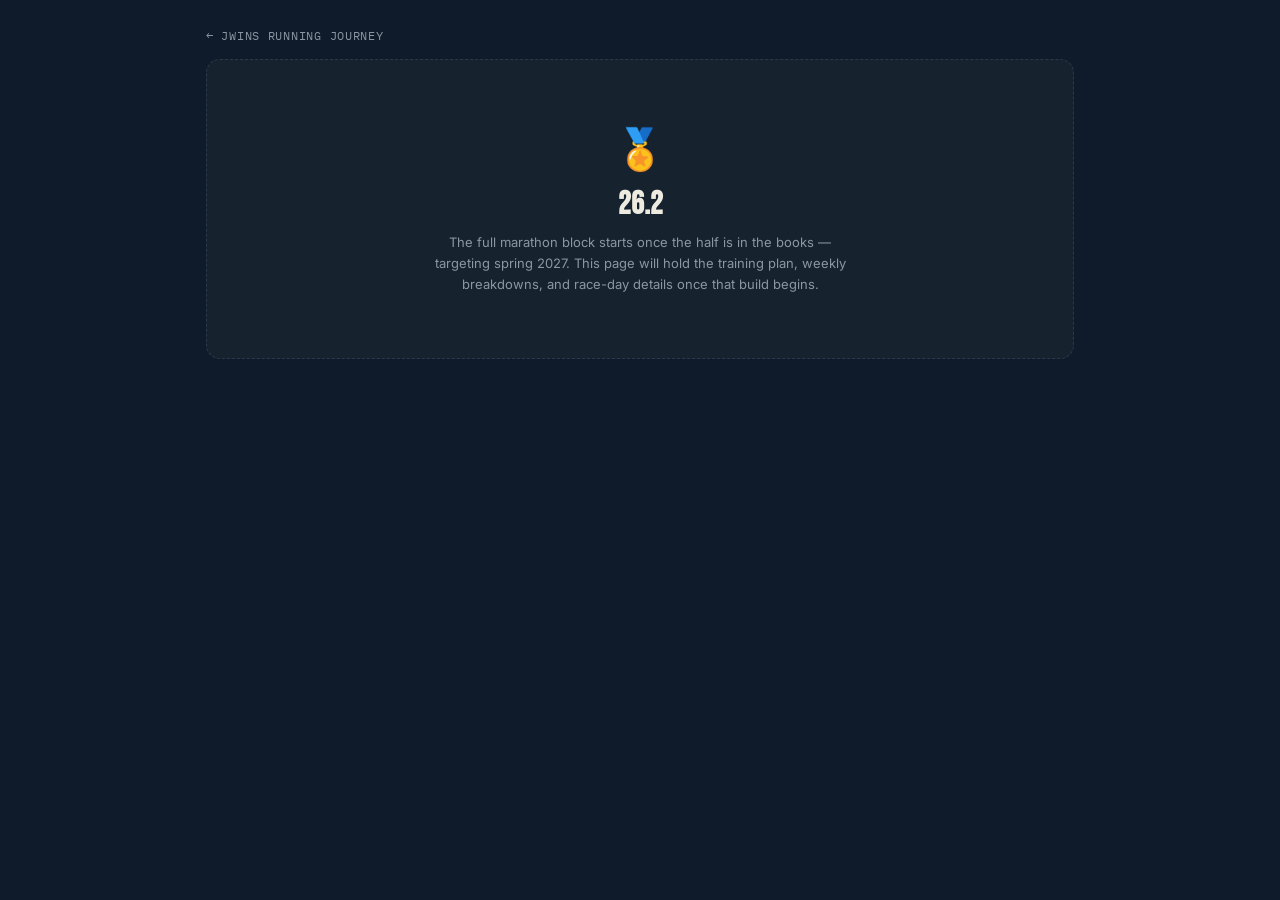
<file: marathon.html>
<!DOCTYPE html>
<html lang="en">
<head>
<meta charset="UTF-8">
<meta name="viewport" content="width=device-width, initial-scale=1.0">
<title>Full Marathon — Jwins Running Journey</title>
<link rel="icon" type="image/png" href="favicon.png">
<link rel="stylesheet" href="styles.css">
</head>
<body>
<div class="page-wrap">
  <a href="index.html" class="back-link">&larr; Jwins Running Journey</a>
  <div class="placeholder-box">
    <div class="placeholder-icon">🏅</div>
    <h1 class="placeholder-title">26.2</h1>
    <p class="placeholder-text">The full marathon block starts once the half is in the books — targeting spring 2027. This page will hold the training plan, weekly breakdowns, and race-day details once that build begins.</p>
  </div>
</div>
</body>
</html>
</file>
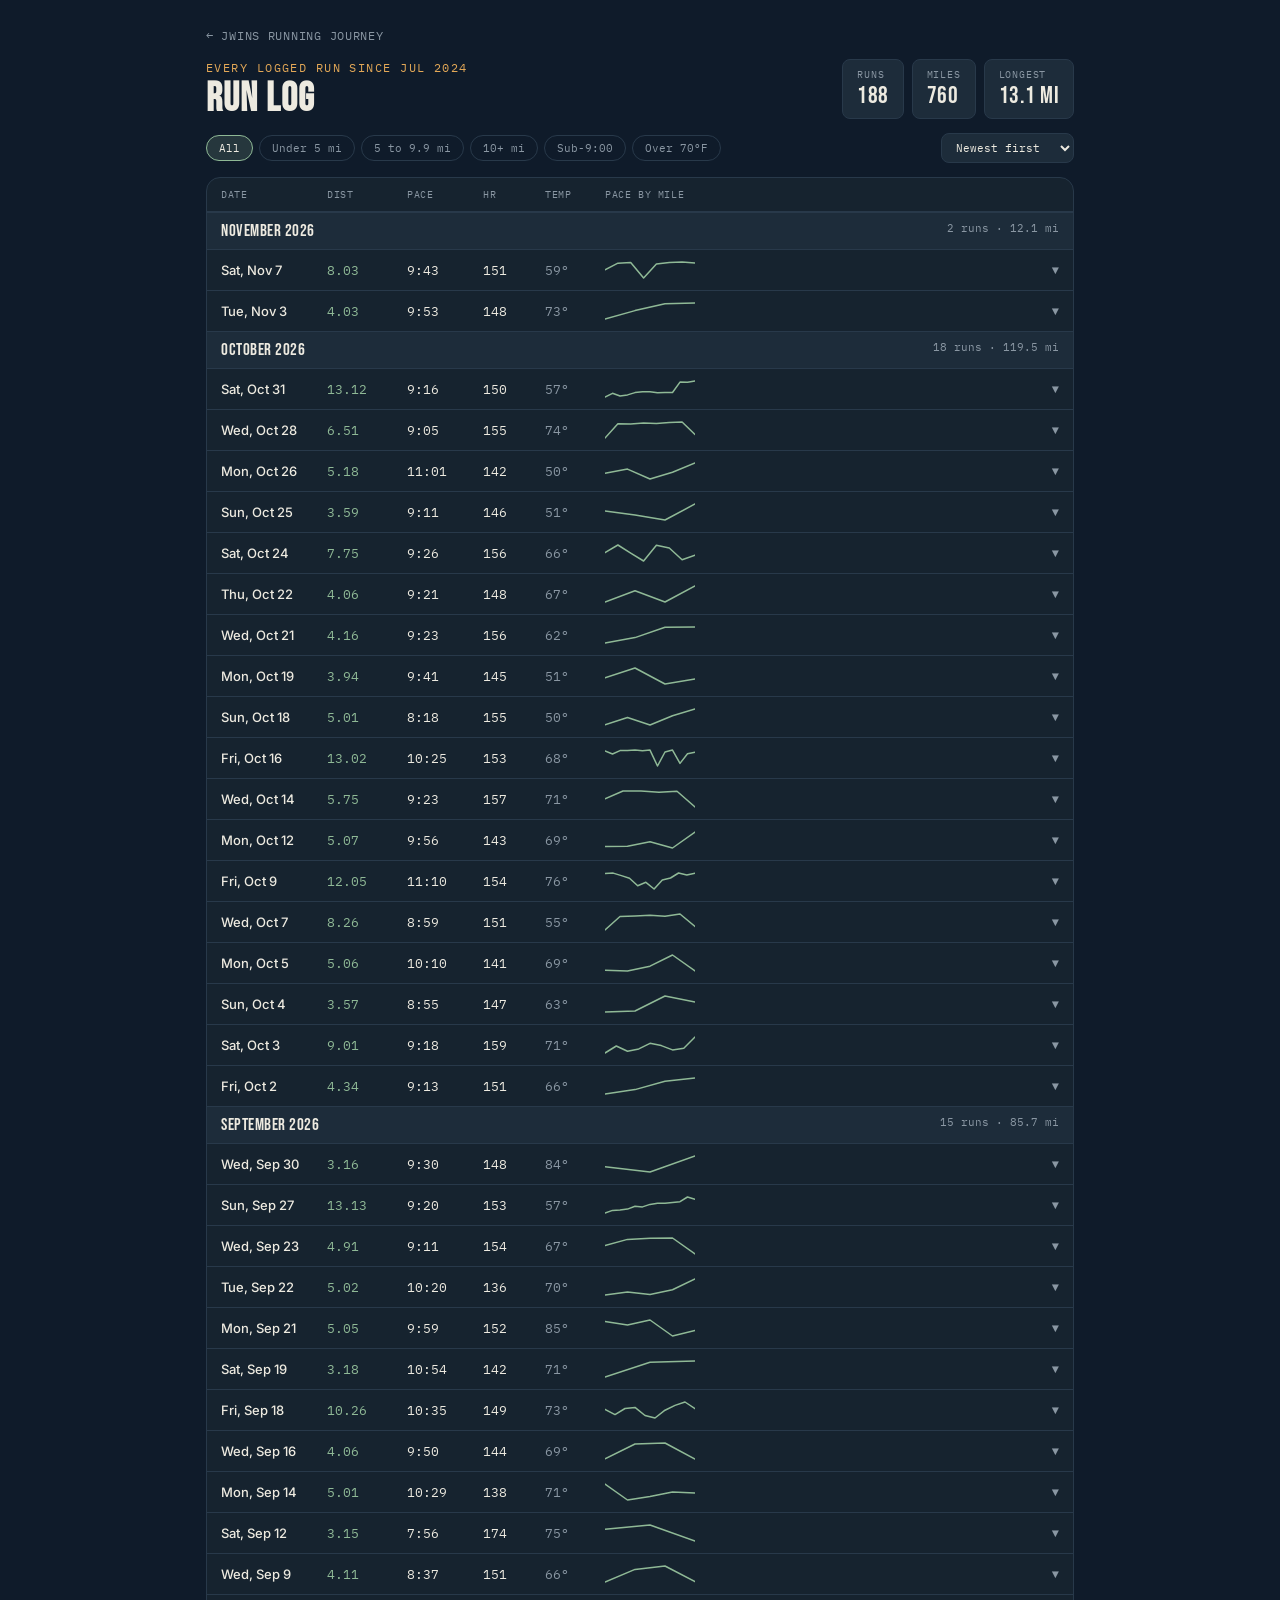
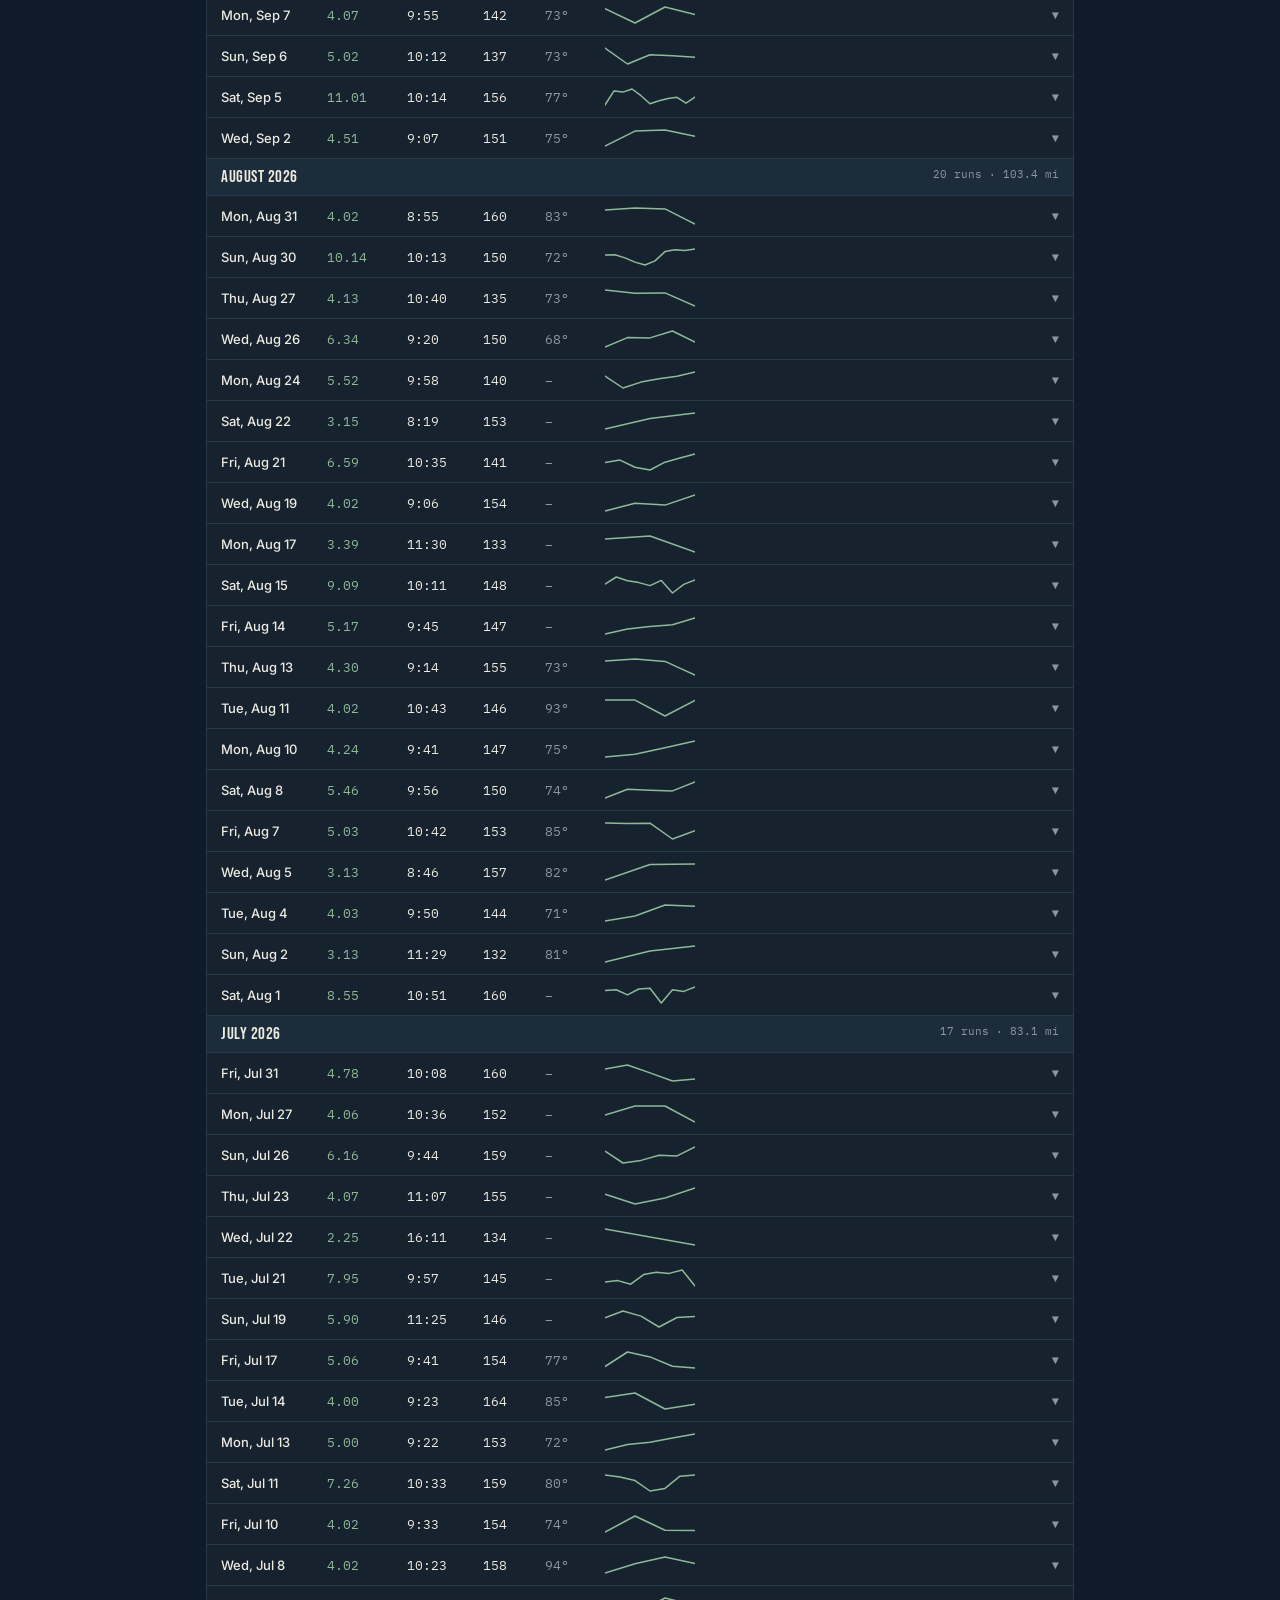
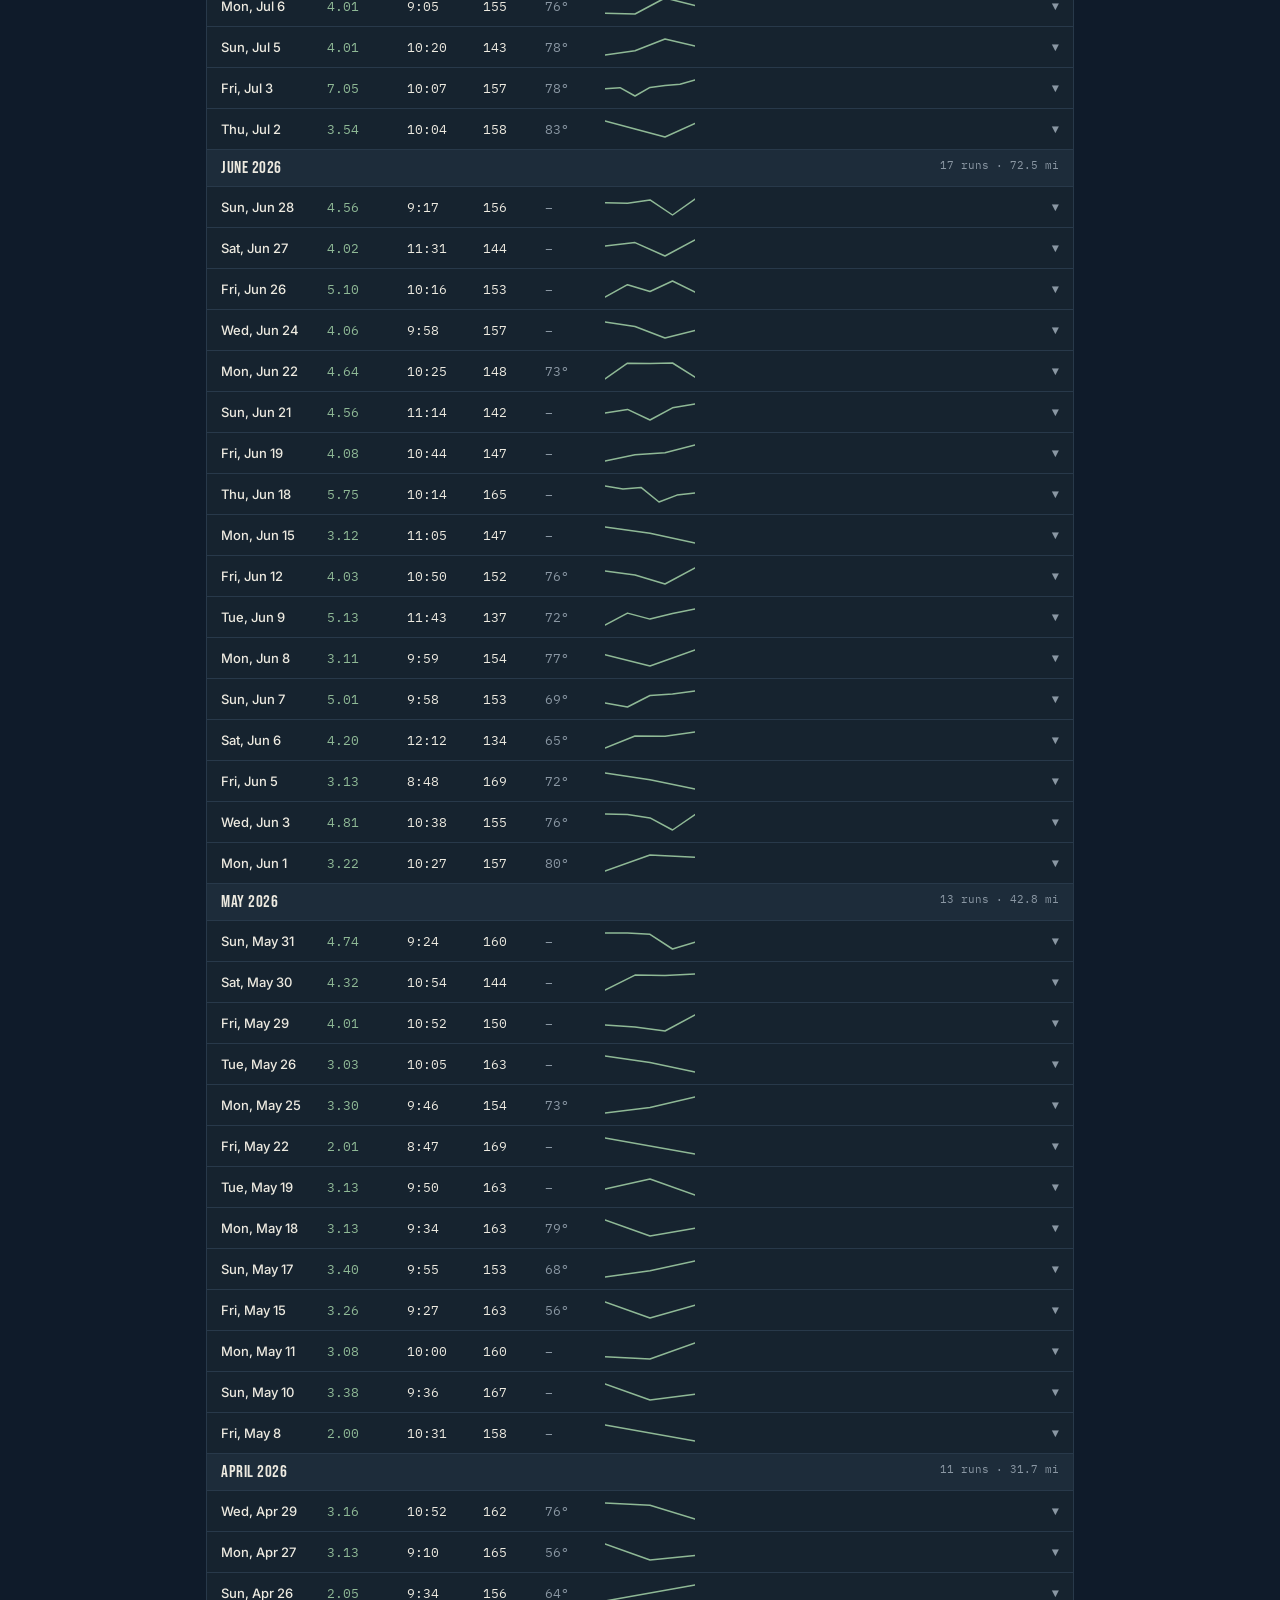
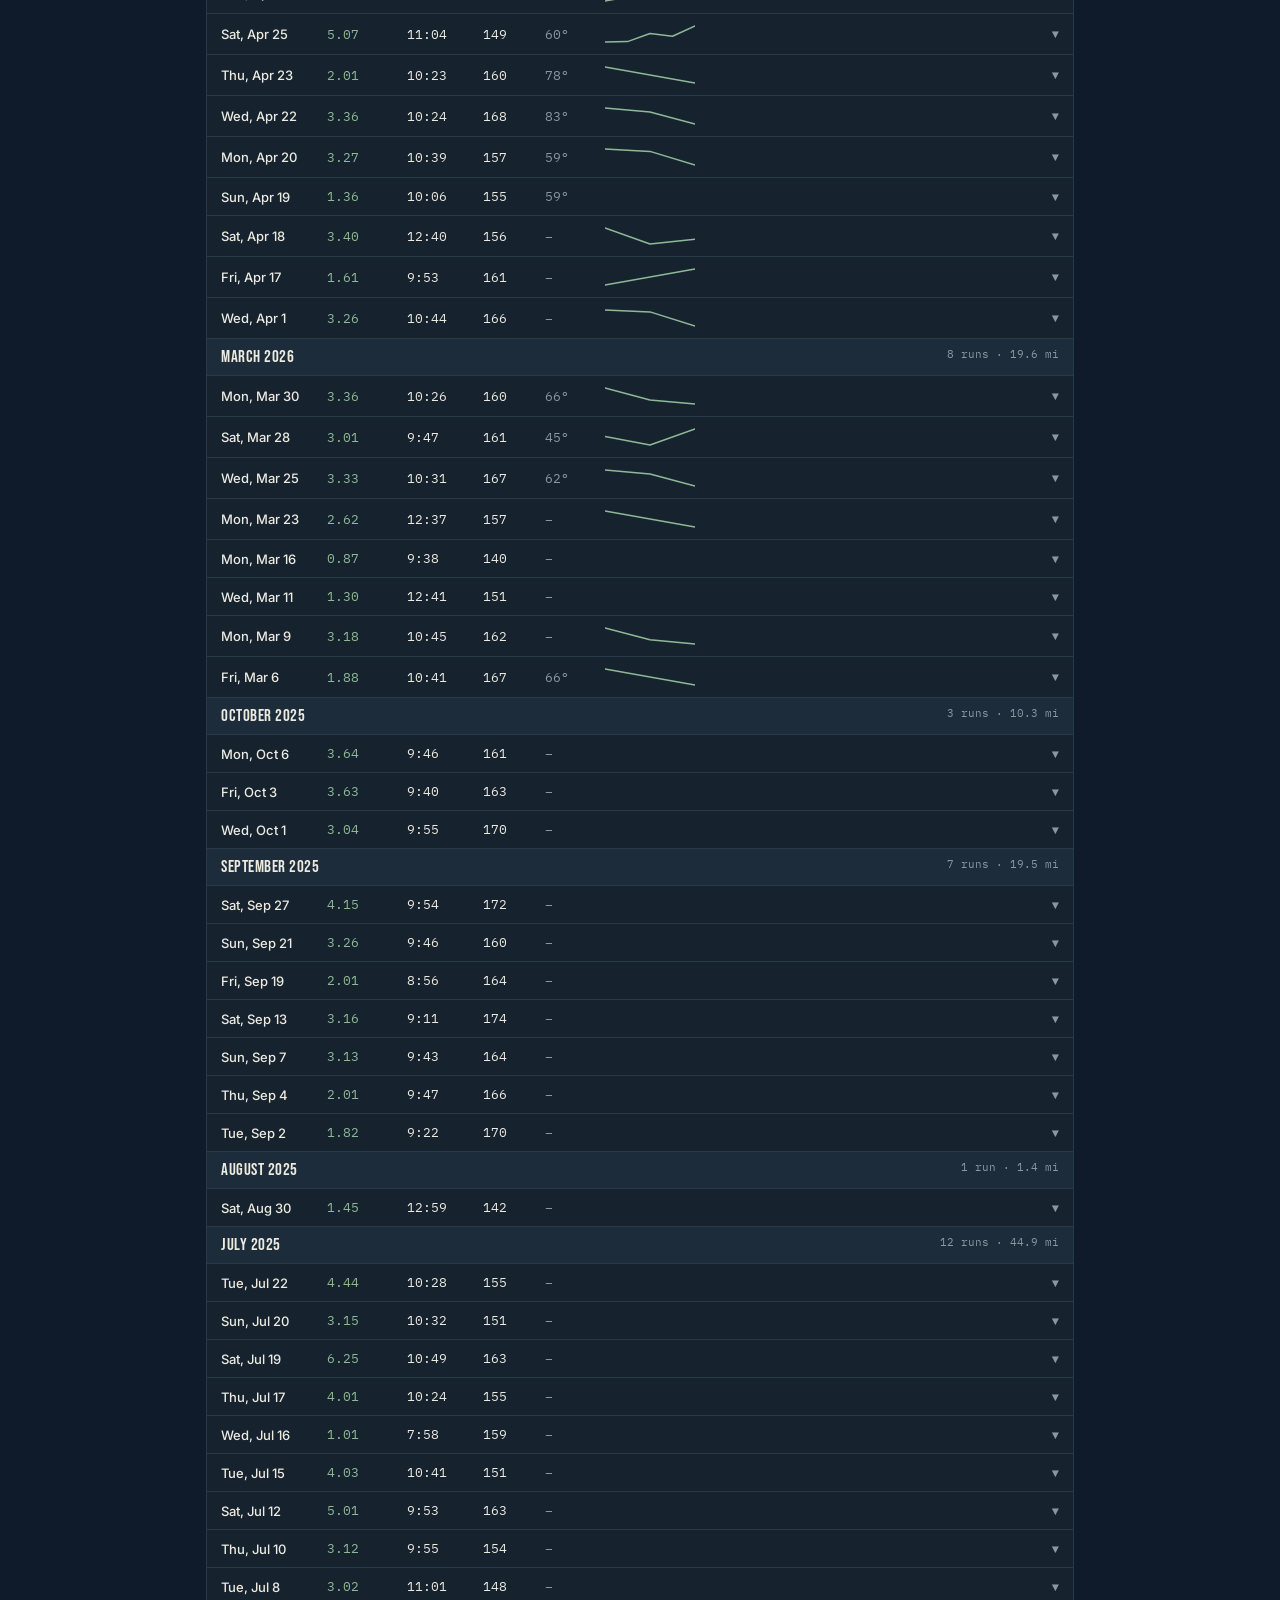
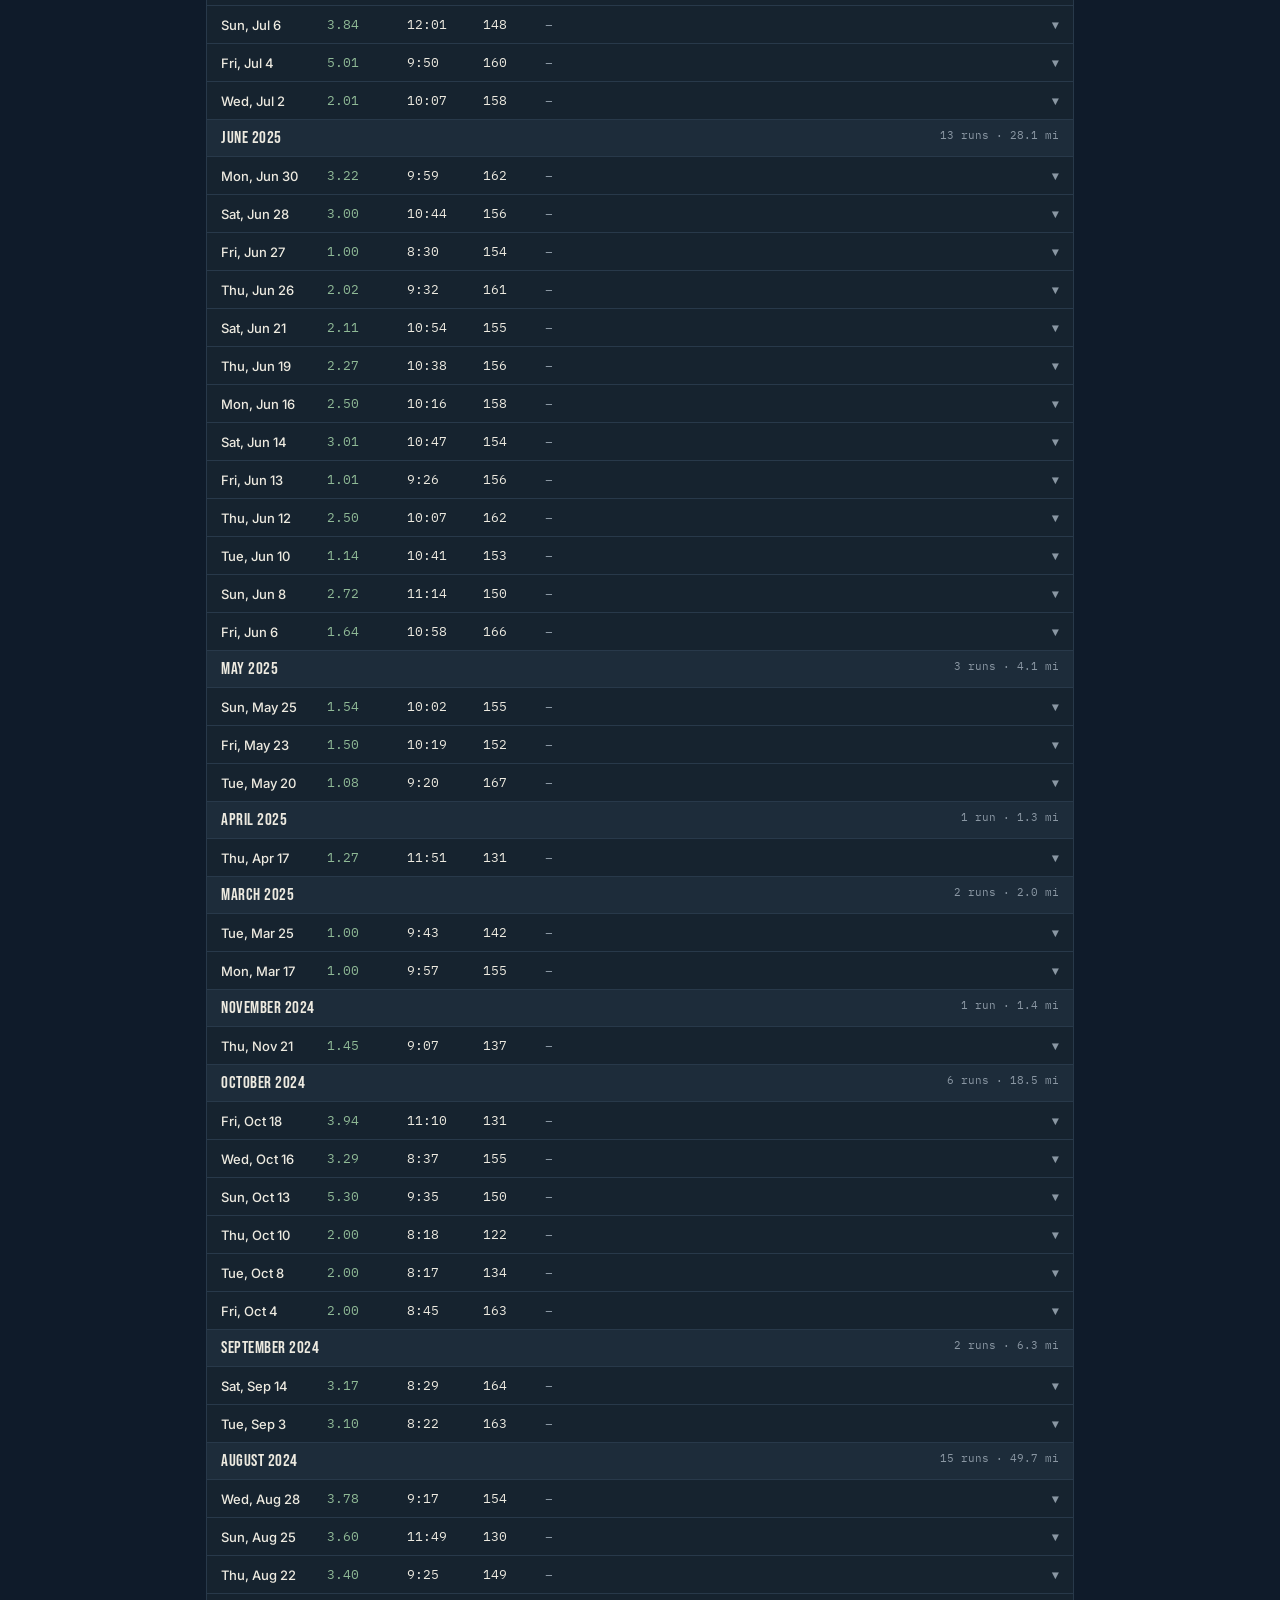
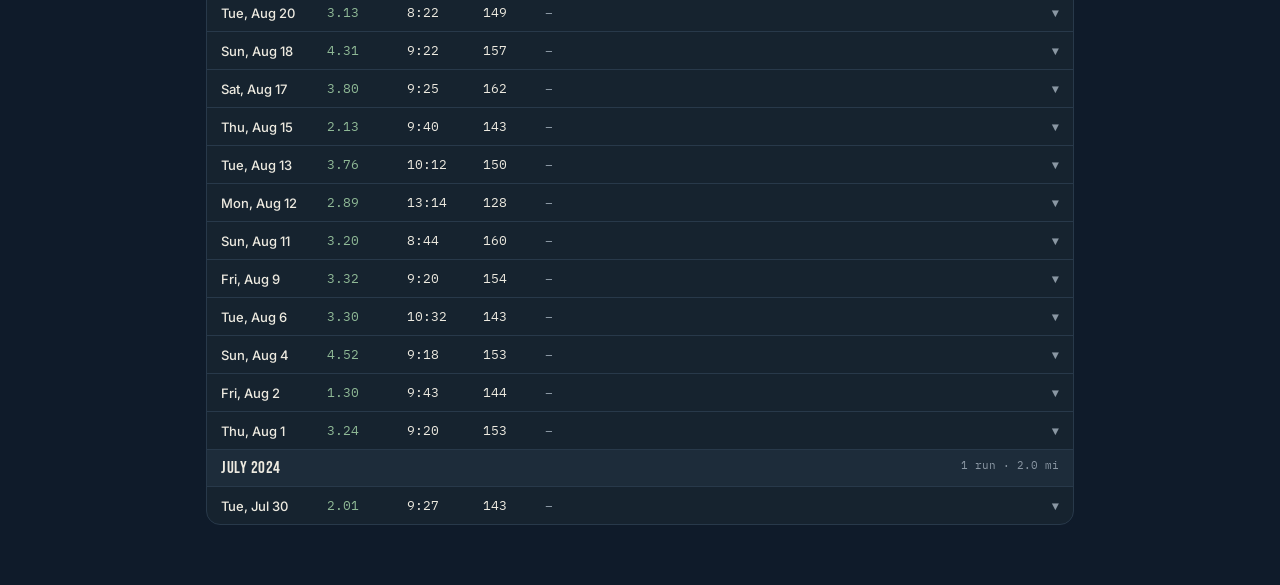
<file: runs.html>
<!DOCTYPE html>
<html lang="en">
<head>
<meta charset="UTF-8">
<meta name="viewport" content="width=device-width, initial-scale=1.0">
<title>Run Log | Jwins Running Journey</title>
<link rel="icon" type="image/png" href="favicon.png">
<link rel="stylesheet" href="styles.css">
<style>
.log-head{display:flex;justify-content:space-between;align-items:flex-end;gap:14px;flex-wrap:wrap;margin-bottom:14px}
.log-stats{display:flex;gap:8px;flex-wrap:wrap}
.log-stat{background:var(--surface2);border:1px solid var(--contour);border-radius:8px;padding:8px 14px}
.log-stat span{display:block;font-family:'IBM Plex Mono',monospace;font-size:10px;text-transform:uppercase;letter-spacing:.08em;color:var(--muted)}
.log-stat b{font-family:'Bebas Neue',sans-serif;font-size:24px;font-weight:400;letter-spacing:.02em}
.log-tools{display:flex;gap:10px;flex-wrap:wrap;align-items:center;margin-bottom:14px}
.chip{font-family:'IBM Plex Mono',monospace;font-size:11px;padding:5px 12px;border-radius:999px;border:1px solid var(--contour);background:transparent;color:var(--muted);cursor:pointer}
.chip.on{border-color:var(--sage);background:rgba(143,185,150,.18);color:var(--text)}
.log-tools select{margin-left:auto;background:var(--surface2);color:var(--text);border:1px solid var(--contour);border-radius:8px;padding:6px 10px;font-family:'IBM Plex Mono',monospace;font-size:11px}
.log-card{background:var(--surface);border:1px solid var(--contour);border-radius:14px;overflow:hidden}
.log-cols,.log-row{display:grid;grid-template-columns:96px 70px 66px 52px 50px minmax(0,1fr) 18px;gap:10px;align-items:center;padding:10px 14px}
.log-cols{font-family:'IBM Plex Mono',monospace;font-size:10px;text-transform:uppercase;letter-spacing:.06em;color:var(--muted);border-bottom:1px solid var(--contour)}
.log-month{display:flex;justify-content:space-between;padding:8px 14px;background:var(--surface2);border-top:1px solid var(--contour);border-bottom:1px solid var(--contour);font-family:'Bebas Neue',sans-serif;font-size:17px;letter-spacing:.03em}
.log-month span{font-family:'IBM Plex Mono',monospace;font-size:11px;color:var(--muted);letter-spacing:0}
.log-item{border-top:1px solid var(--contour)}
.log-month+.log-item{border-top:none}
.log-row{cursor:pointer;font-size:13px;font-family:'IBM Plex Mono',monospace}
.log-row:hover,.log-item.open{background:var(--surface2)}
.log-row .d{font-family:'Inter',sans-serif;font-weight:500}
.log-row .mi{color:var(--sage)}
.log-row .m{color:var(--muted)}
.log-row .car{color:var(--muted);font-size:12px;justify-self:end}
.log-detail{padding:4px 14px 16px}
.log-meta{font-size:12px;color:var(--muted);margin:0 0 10px;font-family:'IBM Plex Mono',monospace}
.split{display:grid;grid-template-columns:34px 52px minmax(0,1fr) 44px;gap:10px;align-items:center;font-family:'IBM Plex Mono',monospace;font-size:11px;padding:2px 0;color:var(--muted)}
.split b{color:var(--text);font-weight:500}
.split .bar{height:8px;border-radius:4px;background:var(--sage);opacity:.8}
.split .bar.fast{background:var(--amber);opacity:1}
.log-empty{padding:28px 14px;text-align:center;color:var(--muted);font-size:13px}
@media(max-width:640px){
 .log-cols,.log-row{grid-template-columns:78px 54px 52px 44px 18px;gap:8px;padding:10px}
 .log-cols span:nth-child(5),.log-cols span:nth-child(6),.log-row .t,.log-row .sp{display:none}
 .log-tools select{margin-left:0}
}
</style>
</head>
<body>
<div class="page-wrap">
  <a href="index.html" class="back-link">&larr; Jwins Running Journey</a>
  <div class="log-head">
    <div>
      <p class="rd-eyebrow" style="margin:0 0 4px" id="eyebrow">Every logged run</p>
      <h1 class="rd-title" style="margin:0">Run Log</h1>
    </div>
    <div class="log-stats" id="log-stats"></div>
  </div>
  <div class="log-tools">
    <div id="chips" style="display:flex;gap:6px;flex-wrap:wrap"></div>
    <select id="sort" aria-label="Sort runs">
      <option value="date">Newest first</option>
      <option value="dist">Longest first</option>
      <option value="pace">Fastest pace</option>
      <option value="hr">Highest HR</option>
    </select>
  </div>
  <div class="log-card">
    <div class="log-cols"><span>Date</span><span>Dist</span><span>Pace</span><span>HR</span><span>Temp</span><span>Pace by mile</span><span></span></div>
    <div id="log-body"><div class="log-empty">Loading runs…</div></div>
  </div>
</div>
<script>
const FILTERS=[
 ['all','All',r=>true],
 ['s','Under 5 mi',r=>r.dist_mi<5],
 ['m','5 to 9.9 mi',r=>r.dist_mi>=5&&r.dist_mi<10],
 ['l','10+ mi',r=>r.dist_mi>=10],
 ['f','Sub-9:00',r=>r.pace_min_mi<9],
 ['h','Over 70°F',r=>r.temp_f!=null&&r.temp_f>70]
];
let RUNS=[],cur='all',sortBy='date',openId=null;
const fp=p=>{const t=Math.round(p*60);return Math.floor(t/60)+':'+String(t%60).padStart(2,'0')};
const day=d=>new Date(d+'T00:00:00');
const dlabel=d=>day(d).toLocaleDateString('en-US',{weekday:'short',month:'short',day:'numeric'});
const mlabel=d=>day(d).toLocaleDateString('en-US',{month:'long',year:'numeric'});
const clock=t=>{if(!t)return '';const [h,m]=t.split(':').map(Number);return ((h+11)%12+1)+':'+String(m).padStart(2,'0')+(h<12?' AM':' PM')};
const full=r=>(r.splits||[]).filter(s=>s.dist_mi>=0.5);
function spark(r){
  const s=full(r).map(x=>x.pace_min_mi);
  if(s.length<2)return '<span></span>';
  const w=90,h=20,mn=Math.min(...s),mx=Math.max(...s),sp=(mx-mn)||1;
  const pts=s.map((p,i)=>(i/(s.length-1)*w).toFixed(1)+','+(((p-mn)/sp)*(h-4)+2).toFixed(1)).join(' ');
  return '<svg class="sp" width="'+w+'" height="'+h+'" viewBox="0 0 '+w+' '+h+'" aria-hidden="true"><polyline points="'+pts+'" fill="none" stroke="#8FB996" stroke-width="1.5" stroke-linejoin="round" stroke-linecap="round"/></svg>';
}
function detail(r){
  const sp=r.splits||[];
  const body=full(r);
  const paces=body.map(s=>s.pace_min_mi);
  const mn=Math.min(...paces),mx=Math.max(...paces),span=(mx-mn)||1;
  const meta=[r.time?'Started '+clock(r.time):null,r.temp_f!=null?Math.round(r.temp_f)+'°F':null,r.humidity!=null?r.humidity+'% humidity':null,r.elev_ft?r.elev_ft+' ft gain':null].filter(Boolean).join(' · ');
  const rows=sp.map((s,i)=>{
    const partial=s.dist_mi<0.5;
    const w=partial?0:30+((mx-s.pace_min_mi)/span)*70;
    const label=partial?s.dist_mi.toFixed(2)+' mi':'Mi '+(i+1);
    return '<div class="split"><span>'+(partial?'+':(i+1))+'</span><b>'+fp(s.pace_min_mi)+'</b><div>'+(partial?'':'<div class="bar'+(s.pace_min_mi===mn?' fast':'')+'" style="width:'+w.toFixed(0)+'%"></div>')+'</div><span>'+(s.avg_hr||'')+'</span></div>';
  }).join('');
  return '<div class="log-detail"><p class="log-meta">'+meta+'</p>'+(sp.length?'<div class="split" style="font-size:10px;text-transform:uppercase;letter-spacing:.06em"><span>Mi</span><span>Pace</span><span></span><span>HR</span></div>'+rows:'<p class="log-meta">'+(r.backlog?'Backlog run, splits not archived.':'No split data for this run.')+'</p>')+'</div>';
}
function render(){
  const f=FILTERS.find(x=>x[0]===cur)[2];
  let v=RUNS.filter(f);
  const key={date:(a,b)=>b.date.localeCompare(a.date),dist:(a,b)=>b.dist_mi-a.dist_mi,pace:(a,b)=>a.pace_min_mi-b.pace_min_mi,hr:(a,b)=>(b.avg_hr||0)-(a.avg_hr||0)}[sortBy];
  v=v.slice().sort(key);
  document.getElementById('chips').innerHTML=FILTERS.map(x=>'<button class="chip'+(cur===x[0]?' on':'')+'" data-f="'+x[0]+'">'+x[1]+'</button>').join('');
  const body=document.getElementById('log-body');
  if(!v.length){body.innerHTML='<div class="log-empty">No runs match this filter.</div>';return}
  let out='',last='';
  const group=sortBy==='date';
  const tot={};
  if(group)v.forEach(r=>{const m=r.date.slice(0,7);(tot[m]=tot[m]||{n:0,mi:0});tot[m].n++;tot[m].mi+=r.dist_mi});
  v.forEach(r=>{
    const m=r.date.slice(0,7);
    if(group&&m!==last){last=m;out+='<div class="log-month">'+mlabel(r.date)+'<span>'+tot[m].n+' run'+(tot[m].n>1?'s':'')+' · '+tot[m].mi.toFixed(1)+' mi</span></div>'}
    const o=openId===r.id;
    out+='<div class="log-item'+(o?' open':'')+'"><div class="log-row" data-id="'+r.id+'"><span class="d">'+dlabel(r.date)+'</span><span class="mi">'+r.dist_mi.toFixed(2)+'</span><span>'+fp(r.pace_min_mi)+'</span><span>'+(r.avg_hr?Math.round(r.avg_hr):'–')+'</span><span class="m t">'+(r.temp_f!=null?Math.round(r.temp_f)+'°':'–')+'</span>'+spark(r)+'<span class="car">'+(o?'▲':'▼')+'</span></div>'+(o?detail(r):'')+'</div>';
  });
  body.innerHTML=out;
}
document.addEventListener('click',e=>{
  const c=e.target.closest('[data-f]');
  if(c){cur=c.dataset.f;openId=null;render();return}
  const r=e.target.closest('[data-id]');
  if(r){const id=r.dataset.id;openId=(String(openId)===id)?null:id;render()}
});
document.getElementById('sort').addEventListener('change',e=>{sortBy=e.target.value;openId=null;render()});
fetch('data.json',{cache:'no-store'}).then(r=>r.json()).then(d=>{
  RUNS=(d.runs||[]).map((r,i)=>Object.assign({},r,{id:String(r.id||r.date+'-'+i)}));
  const mi=RUNS.reduce((a,r)=>a+r.dist_mi,0);
  const longest=RUNS.reduce((a,r)=>Math.max(a,r.dist_mi),0);
  const first=RUNS.map(r=>r.date).sort()[0];
  document.getElementById('eyebrow').textContent=first?'Every logged run since '+day(first).toLocaleDateString('en-US',{month:'short',year:'numeric'}):'Every logged run';
  document.getElementById('log-stats').innerHTML=[['Runs',RUNS.length],['Miles',Math.round(mi)],['Longest',longest.toFixed(1)+' mi']].map(s=>'<div class="log-stat"><span>'+s[0]+'</span><b>'+s[1]+'</b></div>').join('');
  render();
}).catch(()=>{document.getElementById('log-body').innerHTML='<div class="log-empty">Could not load data.json.</div>'});
</script>
</body>
</html>
</file>
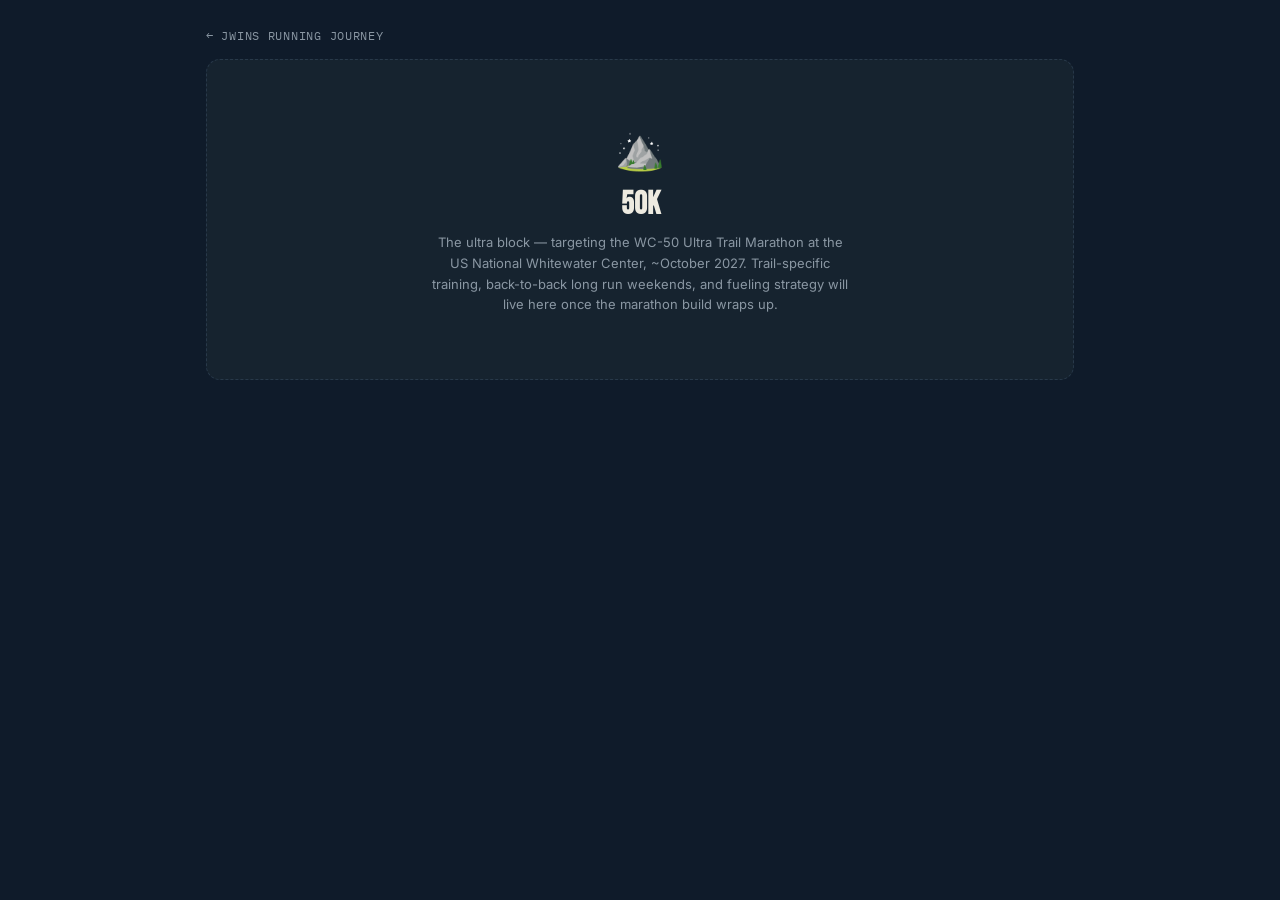
<file: ultra.html>
<!DOCTYPE html>
<html lang="en">
<head>
<meta charset="UTF-8">
<meta name="viewport" content="width=device-width, initial-scale=1.0">
<title>50K Ultra — Jwins Running Journey</title>
<link rel="icon" type="image/png" href="favicon.png">
<link rel="stylesheet" href="styles.css">
</head>
<body>
<div class="page-wrap">
  <a href="index.html" class="back-link">&larr; Jwins Running Journey</a>
  <div class="placeholder-box">
    <div class="placeholder-icon">⛰️</div>
    <h1 class="placeholder-title">50K</h1>
    <p class="placeholder-text">The ultra block — targeting the WC-50 Ultra Trail Marathon at the US National Whitewater Center, ~October 2027. Trail-specific training, back-to-back long run weekends, and fueling strategy will live here once the marathon build wraps up.</p>
  </div>
</div>
</body>
</html>
</file>
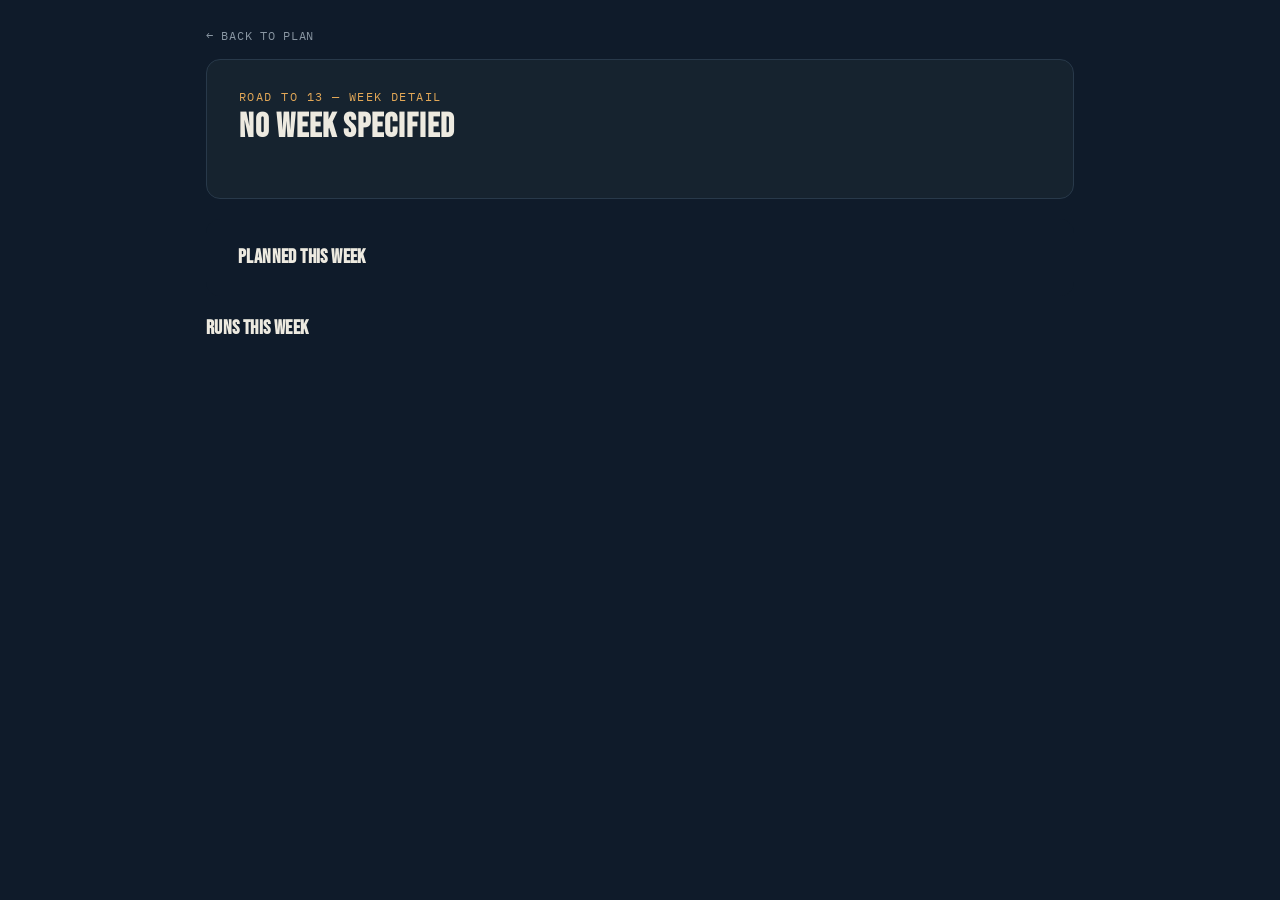
<file: week.html>
<!DOCTYPE html>
<html lang="en">
<head>
<meta charset="UTF-8">
<meta name="viewport" content="width=device-width, initial-scale=1.0">
<title>Week Detail — Jwins Running Journey</title>
<link rel="icon" type="image/png" href="favicon.png">
<link rel="stylesheet" href="styles.css">
</head>
<body>
<div class="page-wrap">
  <a href="road-to-13.html" class="back-link" id="wk-back-link">&larr; Back to plan</a>

  <div class="week-detail-header">
    <p class="rd-eyebrow" style="margin-bottom:6px"><span id="wk-plan-name">Loading…</span></p>
    <h1 class="rd-title" id="wk-range" style="font-size:34px">—</h1>
    <div class="rd-legend" id="wk-targets" style="margin-top:10px"></div>
  </div>

  <div class="rd-root" style="margin-bottom:20px">
    <div class="rd-section">
      <h2 class="rd-sec-title">Planned this week</h2>
      <div id="wk-plan-block"></div>
    </div>
  </div>

  <h2 class="rd-sec-title" style="margin-bottom:10px">Runs this week</h2>
  <div id="wk-runs-list"></div>
</div>

<script src="plan-data.js?v=20261114"></script>
<script>
(function(){

function qs(name){
  const params = new URLSearchParams(window.location.search);
  return params.get(name);
}
function addDays(dateStr,n){ const d=new Date(dateStr+'T00:00:00'); d.setDate(d.getDate()+n); return d.toISOString().slice(0,10); }
function fmtDateLong(w){ const d=new Date(w+'T00:00:00'); return d.toLocaleDateString('en-US',{month:'short',day:'numeric'}); }
function fmtPace(p){ if(p==null) return '—'; const m=Math.floor(p), s=Math.round((p-m)*60); return m+':'+String(s).padStart(2,'0'); }
const WEEKDAY_SHORT = ['Su','Mo','Tu','We','Th','Fr','Sa'];
function weekdayShort(dateStr){ return WEEKDAY_SHORT[new Date(dateStr+'T00:00:00').getDay()]; }

const week = qs('week');
const planParam = qs('plan') || PLAN_ID;

document.getElementById('wk-plan-name').textContent = (planParam === PLAN_ID ? PLAN_NAME : planParam) + ' — Week Detail';

if(!week){
  document.getElementById('wk-range').textContent = 'No week specified';
} else {
  const rangeEnd = addDays(week, 6);
  document.getElementById('wk-range').textContent = fmtDateLong(week) + '–' + fmtDateLong(rangeEnd);

  const planWeek = planWeeks.find(p => p.week === week);
  const detail = PLAN_DETAILS[week];

  if(planWeek){
    document.getElementById('wk-targets').innerHTML =
      `<span>Target volume: <b style="color:var(--text)">${planWeek.total} mi</b></span>` +
      `<span>Target long run: <b style="color:var(--text)">${planWeek.long} mi</b></span>`;
  }

  const planBlockEl = document.getElementById('wk-plan-block');
  if(detail){
    planBlockEl.innerHTML = `
      <div class="rd-plan-row"><span class="rd-plan-label">Long run</span><span class="rd-plan-val">${detail.longRun}</span></div>
      <div class="rd-plan-row"><span class="rd-plan-label">Tempo/Speed</span><span class="rd-plan-val">${detail.tempo}</span></div>
      <div class="rd-plan-row"><span class="rd-plan-label">Easy runs</span><span class="rd-plan-val">${detail.easy}</span></div>
      ${detail.note ? `<div class="rd-plan-note">${detail.note}</div>` : ''}
    `;
  } else {
    planBlockEl.innerHTML = `<p class="rd-sec-sub">No plan details recorded for this week.</p>`;
  }

  async function loadRuns(){
    const listEl = document.getElementById('wk-runs-list');
    let runs = [];
    try{
      const resp = await fetch('./data.json', {cache:'no-store'});
      if(resp.ok){
        const json = await resp.json();
        if(Array.isArray(json.runs)) runs = json.runs;
      }
    }catch(e){}

    const weekRuns = runs.filter(r => r.date >= week && r.date <= rangeEnd).sort((a,b)=>a.date.localeCompare(b.date));

    if(weekRuns.length === 0){
      listEl.innerHTML = `<div class="rd-root"><div class="rd-section"><p class="rd-sec-sub" style="margin:0">No runs logged for this week yet.</p></div></div>`;
      return;
    }

    listEl.innerHTML = weekRuns.map(r => {
      const dayLabel = weekdayShort(r.date) + ' ' + fmtDateLong(r.date);
      const splitsHtml = (r.splits && r.splits.length)
        ? `<table class="wk-splits-table">
             <thead><tr><th>Split</th><th>Distance</th><th>Pace</th><th>Avg HR</th></tr></thead>
             <tbody>${r.splits.map((s,i)=>`<tr><td>${i+1}</td><td>${s.dist_mi.toFixed(2)} mi</td><td>${fmtPace(s.pace_min_mi)}/mi</td><td>${s.avg_hr?s.avg_hr+' bpm':'—'}</td></tr>`).join('')}</tbody>
           </table>`
        : `<div class="wk-no-splits">No split data captured for this run.</div>`;

      const weatherLine = (r.temp_f != null)
        ? `<span class="rd-metric">${Math.round(r.temp_f)}°F${r.humidity!=null?', '+Math.round(r.humidity)+'% humidity':''}${r.time?' at '+r.time:''}</span>`
        : '';

      return `
        <div class="wk-run-card">
          <div class="wk-run-head">
            <div><div class="rd-stat-label">${dayLabel}</div></div>
            <div><div class="rd-stat-label">Distance</div><div class="wk-run-head-val">${r.dist_mi.toFixed(2)} mi</div></div>
            <div><div class="rd-stat-label">Pace</div><div class="wk-run-head-val">${fmtPace(r.pace_min_mi)}/mi</div></div>
            <div><div class="rd-stat-label">Avg HR</div><div class="wk-run-head-val">${r.avg_hr?Math.round(r.avg_hr):'—'} bpm</div></div>
          </div>
          ${weatherLine ? `<div style="padding:8px 18px 0">${weatherLine}</div>` : ''}
          ${splitsHtml}
        </div>
      `;
    }).join('');
  }

  loadRuns();
}
})();
</script>
</body>
</html>
</file>
<file: styles.css>
@import url('https://fonts.googleapis.com/css2?family=Bebas+Neue&family=Fredoka:wght@500;700&family=IBM+Plex+Mono:wght@400;500&family=Inter:wght@400;500&display=swap');

:root{--bg:#0F1B2A;--surface:#16232F;--surface2:#1D2C3A;--contour:#28394A;--sage:#8FB996;--amber:#E3A857;--coral:#E2725B;--text:#EDEAE0;--muted:#8A97A3;}
*{box-sizing:border-box;}
html,body{margin:0;padding:0;background:var(--bg);color:var(--text);font-family:'Inter',sans-serif;}
a{color:inherit;text-decoration:none;}
.page-wrap{max-width:900px;margin:0 auto;padding:24px 16px 60px;}
.back-link{display:inline-flex;align-items:center;gap:6px;font-family:'IBM Plex Mono',monospace;font-size:12px;color:var(--muted);text-transform:uppercase;letter-spacing:.06em;margin-bottom:16px;transition:color .15s;}
.back-link:hover{color:var(--amber);}

/* ===== Dashboard card (rd-*) styles ===== */
.rd-root{--bg:#0F1B2A;--surface:#16232F;--surface2:#1D2C3A;--contour:#28394A;--sage:#8FB996;--amber:#E3A857;--coral:#E2725B;--text:#EDEAE0;--muted:#8A97A3;font-family:'Inter',sans-serif;background:var(--bg);color:var(--text);padding:0;border-radius:14px;overflow:hidden;}
.rd-header{position:relative;padding:2rem 2rem 1.5rem;border-bottom:1px solid var(--contour);overflow:hidden;}
.rd-eyebrow{font-family:'IBM Plex Mono',monospace;font-size:12px;letter-spacing:.12em;text-transform:uppercase;color:var(--amber);margin:0 0 4px;display:flex;justify-content:space-between;}
.rd-title{font-family:'Bebas Neue',sans-serif;font-size:40px;letter-spacing:.03em;margin:0 0 1.1rem;line-height:1;}
.rd-stats{display:grid;grid-template-columns:repeat(5,1fr);gap:10px;position:relative;z-index:1;}
.rd-stat-heat{border-color:transparent;}
.rd-stat-heat .rd-stat-val{color:#10161B;}
.rd-stat-heat .rd-stat-label{color:rgba(16,22,27,0.65);}
.rd-stat-heat .rd-stat-sub{color:rgba(16,22,27,0.7);}
.rd-stat-heat::before,.rd-stat-heat::after{border-color:rgba(16,22,27,0.35);}
.rd-stat{background:var(--surface2);border:1px solid var(--contour);border-radius:8px;padding:12px 14px;position:relative;}
.rd-stat::before,.rd-stat::after{content:'';position:absolute;width:8px;height:8px;border-color:var(--amber);top:4px;}
.rd-stat::before{left:4px;border-left:1.5px solid;border-top:1.5px solid}
.rd-stat::after{right:4px;border-right:1.5px solid;border-top:1.5px solid}
.rd-stat-label{font-family:'IBM Plex Mono',monospace;font-size:10px;color:var(--muted);text-transform:uppercase;letter-spacing:.08em;margin:0 0 6px;}
.rd-stat-val{font-family:'Bebas Neue',sans-serif;font-size:26px;letter-spacing:.02em;}
.rd-stat-sub{font-family:'IBM Plex Mono',monospace;font-size:11px;color:var(--sage);margin-top:2px;}
.rd-section{padding:1.6rem 2rem;border-bottom:1px solid var(--contour);}
.rd-section:last-child{border-bottom:none;}
.rd-sec-title{font-family:'Bebas Neue',sans-serif;font-size:20px;letter-spacing:.02em;margin:0 0 2px;}
.rd-sec-sub{font-size:12px;color:var(--muted);margin:0 0 1rem;}
.rd-chart-wrap{position:relative;width:100%;height:230px;}
.rd-row2{display:grid;grid-template-columns:1fr 1fr;gap:24px;}
.rd-legend{display:flex;gap:16px;font-size:11px;color:var(--muted);margin-bottom:8px;font-family:'IBM Plex Mono',monospace;flex-wrap:wrap;}
.rd-legend span{display:inline-flex;align-items:center;gap:5px;}
.rd-dot{width:9px;height:9px;border-radius:2px;display:inline-block;}
.rd-week{border:1px solid var(--contour);border-radius:8px;margin-bottom:8px;overflow:hidden;background:var(--surface2);transition:border-color .15s;}
.rd-week:hover{border-color:var(--sage);}
.rd-week-head{display:grid;grid-template-columns:90px 70px 1fr 1fr auto 20px;gap:10px;align-items:center;padding:10px 14px;cursor:pointer;transition:background .15s;}
.rd-week-head:hover{background:var(--surface);}
.rd-week-dates{font-family:'IBM Plex Mono',monospace;font-size:12px;color:var(--text);}
.rd-badge{font-family:'IBM Plex Mono',monospace;font-size:10px;padding:3px 8px;border-radius:20px;text-align:center;letter-spacing:.03em;white-space:nowrap;}
.rd-metric{font-size:12px;color:var(--muted);}
.rd-metric b{color:var(--text);font-weight:500;}
.rd-caret{color:var(--muted);font-size:12px;justify-self:end;}
.rd-run-row{display:grid;grid-template-columns:80px 70px 70px 60px;gap:10px;padding:7px 14px 7px 34px;font-family:'IBM Plex Mono',monospace;font-size:11px;color:var(--muted);border-top:1px solid var(--contour);}
.rd-run-row b{color:var(--text);font-weight:500;}
.rd-empty-week{padding:10px 14px 10px 34px;font-size:11px;color:var(--muted);font-family:'IBM Plex Mono',monospace;border-top:1px solid var(--contour);}
.rd-plan-block{padding:10px 14px 12px 34px;border-top:1px solid var(--contour);}
.rd-plan-row{display:grid;grid-template-columns:90px 1fr;gap:10px;font-size:12px;padding:3px 0;}
.rd-plan-label{font-family:'IBM Plex Mono',monospace;font-size:10px;text-transform:uppercase;letter-spacing:.05em;color:var(--amber);padding-top:1px;}
.rd-plan-val{color:var(--text);line-height:1.4;}
.rd-plan-note{color:var(--muted);font-size:11px;margin-top:6px;font-style:italic;}
.rd-actuals-label{padding:8px 14px 0 34px;font-family:'IBM Plex Mono',monospace;font-size:10px;text-transform:uppercase;letter-spacing:.05em;color:var(--muted);}

/* ===== Landing page ===== */
.land-hero{display:flex;gap:32px;align-items:center;padding:2.2rem 2rem;background:var(--surface);border:1px solid var(--contour);border-radius:14px;margin-bottom:20px;position:relative;overflow:hidden;}
.land-hero-left{display:flex;flex-direction:column;align-items:center;flex-shrink:0;position:relative;z-index:1;}
.land-hero-icon{width:170px;height:auto;object-fit:contain;}
.land-hero-jwins{font-family:'Fredoka',sans-serif;font-weight:700;font-size:44px;color:var(--text);margin-top:4px;letter-spacing:.01em;}
.land-hero-divider{width:1px;align-self:stretch;background:var(--contour);flex-shrink:0;}
.land-eyebrow{font-family:'IBM Plex Mono',monospace;font-size:12px;letter-spacing:.12em;text-transform:uppercase;color:var(--amber);margin:0 0 6px;}
.land-title{font-family:'Fredoka',sans-serif;font-weight:700;font-size:44px;letter-spacing:.01em;margin:0 0 8px;line-height:1;color:var(--text);}
.land-sub{font-size:13px;color:var(--muted);margin:0;}

@media (max-width: 640px){
  .land-hero{flex-direction:column;text-align:center;gap:14px;padding:1.6rem 1.2rem;}
  .land-hero-icon{width:120px;}
  .land-hero-jwins{font-size:32px;}
  .land-hero-divider{width:50%;height:1px;align-self:center;}
  .land-title{font-size:32px;}
  .land-stats{grid-template-columns:repeat(2,1fr);}
  .plan-cards{grid-template-columns:1fr;}
}
.land-stats{display:grid;grid-template-columns:repeat(3,1fr);gap:10px;margin-bottom:20px;}
.land-chart-card{background:var(--surface);border:1px solid var(--contour);border-radius:14px;padding:1.6rem 2rem;margin-bottom:24px;}
.plan-cards{display:grid;grid-template-columns:repeat(3,1fr);gap:14px;}
.plan-card{background:var(--surface);border:1px solid var(--contour);border-radius:14px;padding:1.4rem;position:relative;overflow:hidden;transition:transform .15s,border-color .15s;}
.plan-card.active{cursor:pointer;}
.plan-card.active:hover{transform:translateY(-3px);border-color:var(--sage);}
.plan-card.locked{opacity:.55;}
.plan-card-badge{font-family:'IBM Plex Mono',monospace;font-size:9px;text-transform:uppercase;letter-spacing:.08em;padding:3px 8px;border-radius:20px;display:inline-block;margin-bottom:10px;}
.plan-card-title{font-family:'Bebas Neue',sans-serif;font-size:26px;margin:0 0 6px;letter-spacing:.02em;}
.plan-card-desc{font-size:12px;color:var(--muted);line-height:1.5;margin:0;}

/* ===== Placeholder pages ===== */
.placeholder-box{background:var(--surface);border:1px dashed var(--contour);border-radius:14px;padding:4rem 2rem;text-align:center;}
.placeholder-icon{font-size:40px;margin-bottom:12px;}
.placeholder-title{font-family:'Bebas Neue',sans-serif;font-size:32px;margin:0 0 8px;}
.placeholder-text{font-size:13px;color:var(--muted);max-width:420px;margin:0 auto;line-height:1.6;}

/* ===== Consistency heatmap ===== */
.heat-card{background:var(--surface);border:1px solid var(--contour);border-radius:14px;padding:1.6rem 2rem;margin-top:24px;margin-bottom:10px;}
.heat-months{position:relative;height:14px;margin-left:30px;margin-bottom:4px;}
.heat-month-label{position:absolute;top:0;font-family:'IBM Plex Mono',monospace;font-size:10px;color:var(--muted);white-space:nowrap;}
.heat-body{display:flex;gap:6px;align-items:stretch;}
.heat-daylabels{display:grid;grid-template-rows:repeat(7,1fr);gap:3px;font-family:'IBM Plex Mono',monospace;font-size:9px;color:var(--muted);width:24px;flex-shrink:0;}
.heat-grid{display:grid;grid-auto-flow:column;grid-template-rows:repeat(7,1fr);gap:3px;flex:1;min-width:0;}
.heat-cell{border-radius:2px;background:var(--contour);width:100%;height:100%;}
.heat-legend{display:flex;align-items:center;gap:6px;margin-top:12px;font-family:'IBM Plex Mono',monospace;font-size:10px;color:var(--muted);}
.heat-legend .heat-cell{width:12px;height:12px;flex-shrink:0;}

/* ===== Week detail page ===== */
.week-detail-header{background:var(--surface);border:1px solid var(--contour);border-radius:14px;padding:1.8rem 2rem;margin-bottom:20px;}
.wk-run-card{background:var(--surface);border:1px solid var(--contour);border-radius:12px;margin-bottom:14px;overflow:hidden;}
.wk-run-head{display:grid;grid-template-columns:100px 1fr 1fr 1fr;gap:12px;padding:14px 18px;background:var(--surface2);align-items:center;}
.wk-run-head-label{font-family:'IBM Plex Mono',monospace;font-size:10px;text-transform:uppercase;color:var(--muted);letter-spacing:.05em;}
.wk-run-head-val{font-family:'Bebas Neue',sans-serif;font-size:20px;}
.wk-splits-table{width:100%;border-collapse:collapse;}
.wk-splits-table th{font-family:'IBM Plex Mono',monospace;font-size:10px;text-transform:uppercase;color:var(--muted);text-align:left;padding:8px 18px;letter-spacing:.05em;border-bottom:1px solid var(--contour);}
.wk-splits-table td{font-family:'IBM Plex Mono',monospace;font-size:12px;padding:7px 18px;border-bottom:1px solid var(--contour);}
.wk-no-splits{padding:14px 18px;font-size:11px;color:var(--muted);font-family:'IBM Plex Mono',monospace;}
</file>
